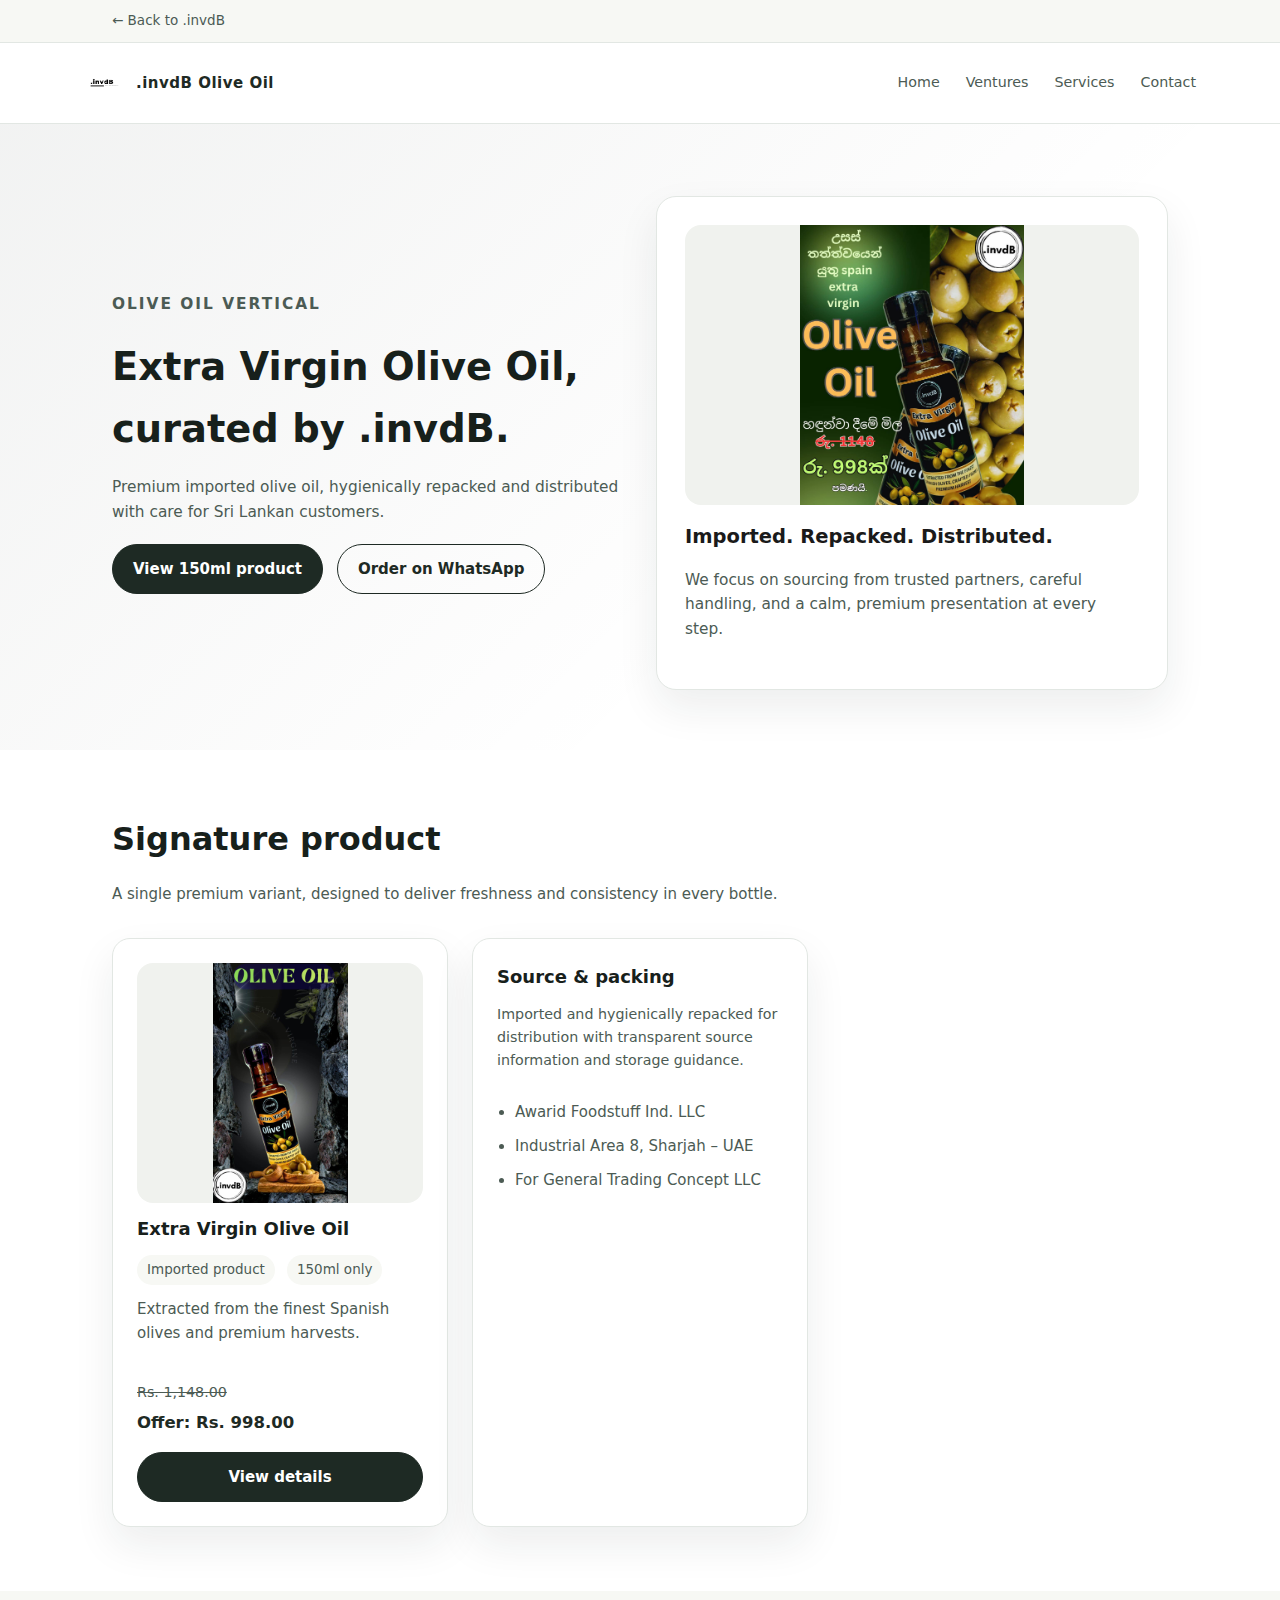
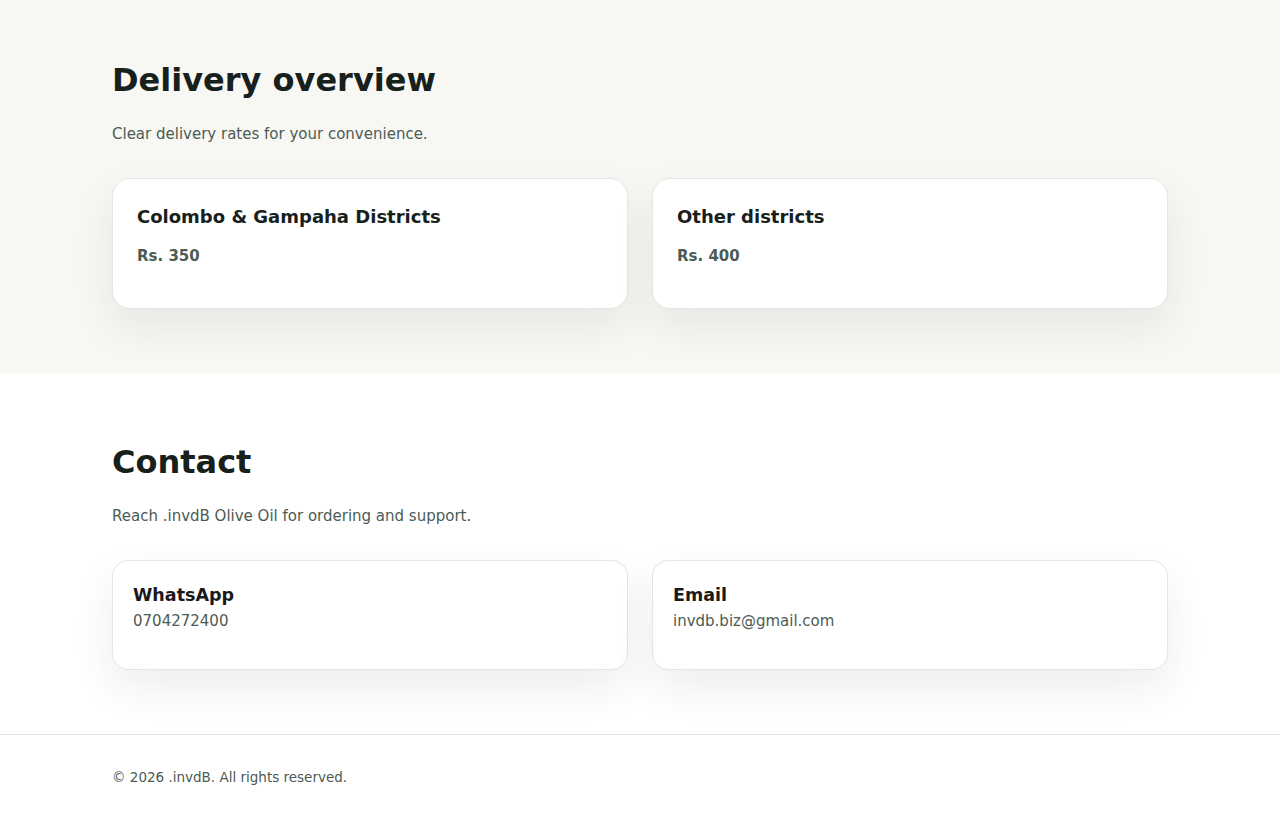
<file: olive-oil/index.html>
<!DOCTYPE html>
<html lang="en">
  <head>
    <meta charset="UTF-8" />
    <meta name="viewport" content="width=device-width, initial-scale=1.0" />
    <title>.invdB | Olive Oil</title>
    <link rel="stylesheet" href="../css/style.css" />
  </head>
  <body>
    <a class="skip-link" href="#main">Skip to content</a>
    <div class="back-link-bar">
      <div class="container">
        <a class="back-link" href="../index.html">← Back to .invdB</a>
      </div>
    </div>
    <header class="site-header">
      <div class="container navbar">
        <a class="brand" href="index.html">
          <img src="../images/logo.png" alt=".invdB logo" />
          <span>.invdB Olive Oil</span>
        </a>
        <div class="nav-actions">
          <nav class="nav-links">
            <a href="../index.html">Home</a>
            <a href="../ventures.html">Ventures</a>
            <a href="../services.html">Services</a>
            <a href="../contact.html">Contact</a>
          </nav>
        </div>
      </div>
    </header>

    <main id="main">
      <section class="hero">
        <div class="container hero-grid">
          <div>
            <p class="eyebrow">Olive oil vertical</p>
            <h1>Extra Virgin Olive Oil, curated by .invdB.</h1>
            <p>
              Premium imported olive oil, hygienically repacked and distributed with
              care for Sri Lankan customers.
            </p>
            <div class="cta-group">
              <a class="button primary" href="product.html">View 150ml product</a>
              <a
                class="button secondary"
                href="https://wa.me/94704272400?text=I%20want%20Extra%20Virgin%20Olive%20Oil%20150ml"
                >Order on WhatsApp</a
              >
            </div>
          </div>
          <div class="feature-card">
            <div class="product-image has-image hero-image">
              <img
                src="../images/EVOO Offer Banner.jpg"
                alt="Extra Virgin Olive Oil offer banner"
              />
            </div>
            <h2>Imported. Repacked. Distributed.</h2>
            <p>
              We focus on sourcing from trusted partners, careful handling, and a
              calm, premium presentation at every step.
            </p>
          </div>
        </div>
      </section>

      <section class="section">
        <div class="container">
          <div class="section-heading">
            <h2>Signature product</h2>
            <p>
              A single premium variant, designed to deliver freshness and
              consistency in every bottle.
            </p>
          </div>
          <div class="product-grid">
            <article class="product-card">
              <div class="product-image has-image">
                <img
                  src="../images/EVOO 150ml.jpg"
                  alt="Extra Virgin Olive Oil 150ml bottle"
                />
              </div>
              <h3>Extra Virgin Olive Oil</h3>
              <div class="product-meta">
                <span>Imported product</span>
                <span>150ml only</span>
              </div>
              <p>Extracted from the finest Spanish olives and premium harvests.</p>
              <div class="price-block">
                <span class="price-original">Rs. 1,148.00</span>
                <span class="price-offer">Offer: Rs. 998.00</span>
              </div>
              <a class="button primary" href="product.html">View details</a>
            </article>
            <article class="product-card">
              <h3>Source &amp; packing</h3>
              <p class="price-note">
                Imported and hygienically repacked for distribution with transparent
                source information and storage guidance.
              </p>
              <ul class="feature-list">
                <li>Awarid Foodstuff Ind. LLC</li>
                <li>Industrial Area 8, Sharjah – UAE</li>
                <li>For General Trading Concept LLC</li>
              </ul>
            </article>
          </div>
        </div>
      </section>

      <section class="section section-muted">
        <div class="container">
          <div class="section-heading">
            <h2>Delivery overview</h2>
            <p>Clear delivery rates for your convenience.</p>
          </div>
          <div class="delivery-grid">
            <div class="delivery-card">
              <h3>Colombo &amp; Gampaha Districts</h3>
              <p class="price">Rs. 350</p>
            </div>
            <div class="delivery-card">
              <h3>Other districts</h3>
              <p class="price">Rs. 400</p>
            </div>
          </div>
        </div>
      </section>

      <section class="section">
        <div class="container">
          <div class="section-heading">
            <h2>Contact</h2>
            <p>Reach .invdB Olive Oil for ordering and support.</p>
          </div>
          <div class="contact-grid">
            <div class="contact-card">
              <h3>WhatsApp</h3>
              <p>
                <a
                  href="https://wa.me/94704272400?text=I%20want%20Extra%20Virgin%20Olive%20Oil%20150ml"
                  >0704272400</a
                >
              </p>
            </div>
            <div class="contact-card">
              <h3>Email</h3>
              <p><a href="mailto:invdb.biz@gmail.com">invdb.biz@gmail.com</a></p>
            </div>
          </div>
        </div>
      </section>
    </main>

    <footer>
      <div class="container">© 2026 .invdB. All rights reserved.</div>
    </footer>
  </body>
</html>
</file>
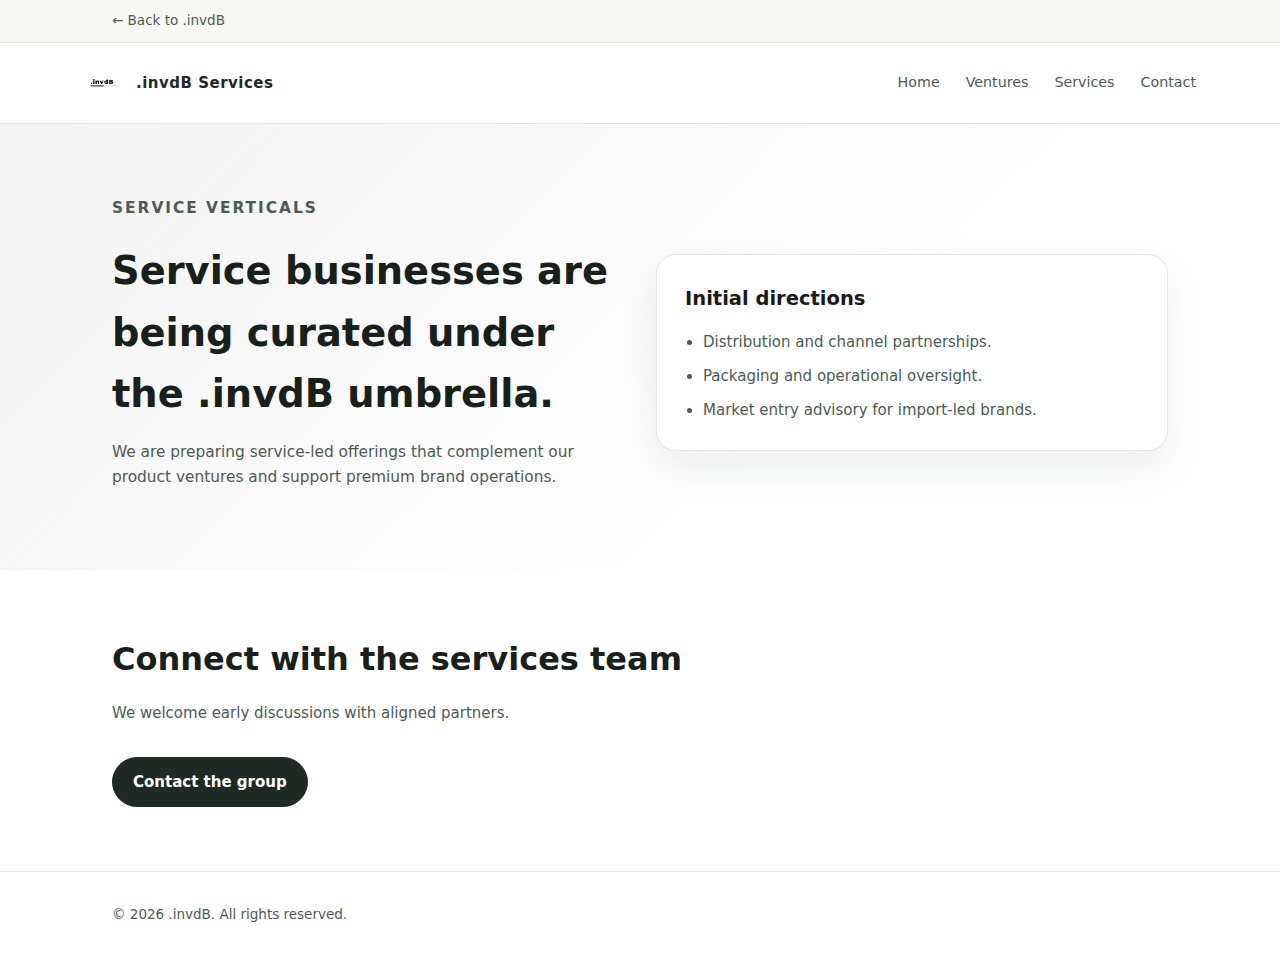
<file: services/index.html>
<!DOCTYPE html>
<html lang="en">
  <head>
    <meta charset="UTF-8" />
    <meta name="viewport" content="width=device-width, initial-scale=1.0" />
    <title>.invdB | Service Vertical</title>
    <link rel="stylesheet" href="../css/style.css" />
  </head>
  <body>
    <a class="skip-link" href="#main">Skip to content</a>
    <div class="back-link-bar">
      <div class="container">
        <a class="back-link" href="../index.html">← Back to .invdB</a>
      </div>
    </div>
    <header class="site-header">
      <div class="container navbar">
        <a class="brand" href="index.html">
          <img src="../images/logo.png" alt=".invdB logo" />
          <span>.invdB Services</span>
        </a>
        <div class="nav-actions">
          <nav class="nav-links">
            <a href="../index.html">Home</a>
            <a href="../ventures.html">Ventures</a>
            <a href="../services.html">Services</a>
            <a href="../contact.html">Contact</a>
          </nav>
        </div>
      </div>
    </header>

    <main id="main">
      <section class="hero">
        <div class="container hero-grid">
          <div>
            <p class="eyebrow">Service verticals</p>
            <h1>Service businesses are being curated under the .invdB umbrella.</h1>
            <p>
              We are preparing service-led offerings that complement our product
              ventures and support premium brand operations.
            </p>
          </div>
          <div class="feature-card">
            <h2>Initial directions</h2>
            <ul class="feature-list">
              <li>Distribution and channel partnerships.</li>
              <li>Packaging and operational oversight.</li>
              <li>Market entry advisory for import-led brands.</li>
            </ul>
          </div>
        </div>
      </section>

      <section class="section">
        <div class="container">
          <div class="section-heading">
            <h2>Connect with the services team</h2>
            <p>We welcome early discussions with aligned partners.</p>
          </div>
          <a class="button primary" href="../contact.html">Contact the group</a>
        </div>
      </section>
    </main>

    <footer>
      <div class="container">© 2026 .invdB. All rights reserved.</div>
    </footer>
  </body>
</html>
</file>
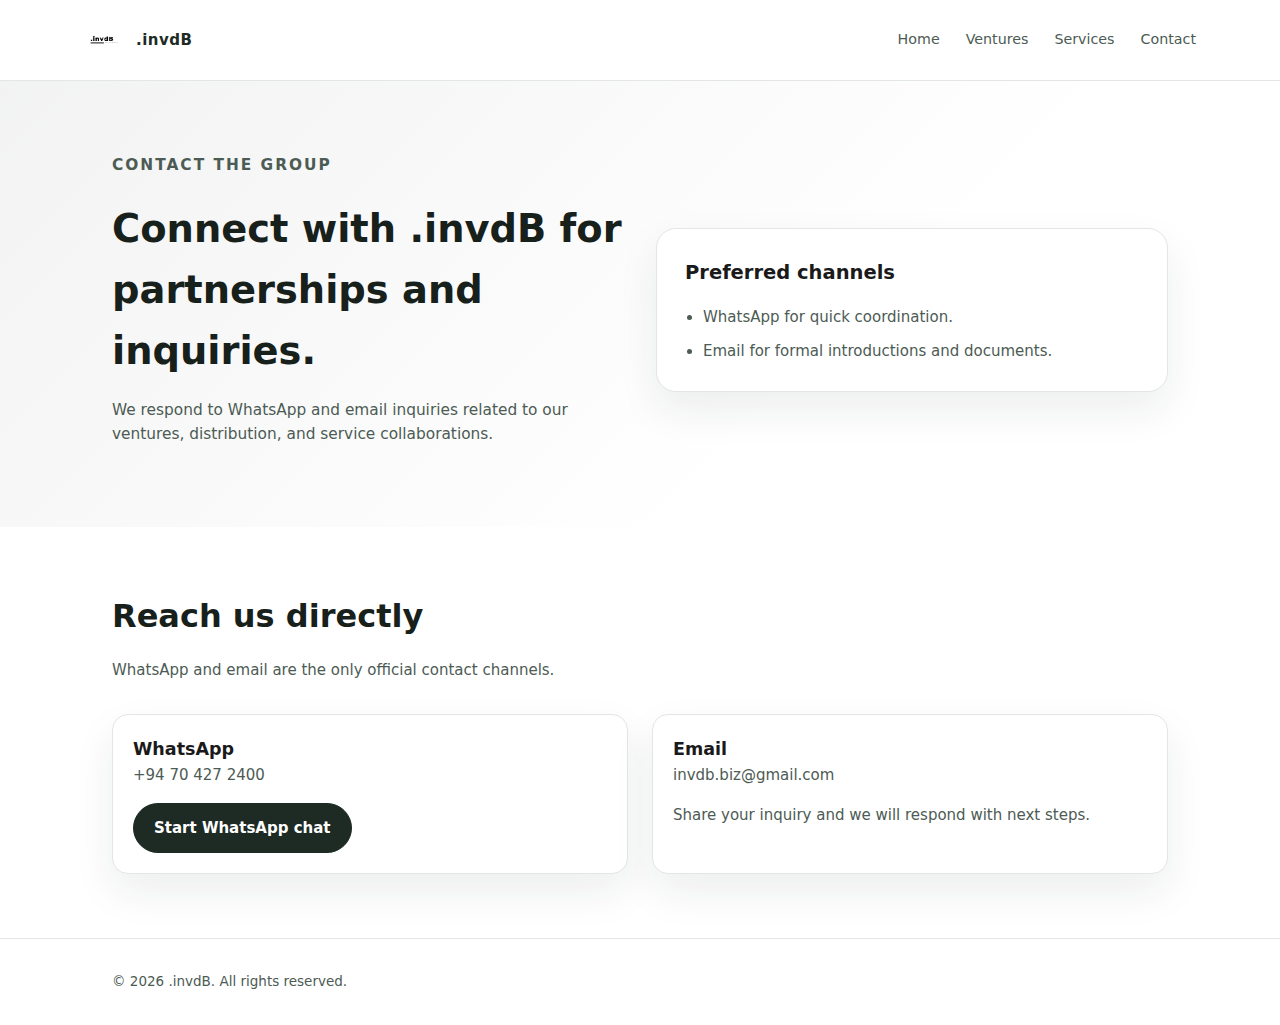
<file: contact.html>
<!DOCTYPE html>
<html lang="en">
  <head>
    <meta charset="UTF-8" />
    <meta name="viewport" content="width=device-width, initial-scale=1.0" />
    <title>.invdB | Contact</title>
    <link rel="stylesheet" href="css/style.css" />
  </head>
  <body>
    <a class="skip-link" href="#main">Skip to content</a>
    <header class="site-header">
      <div class="container navbar">
        <a class="brand" href="index.html">
          <img src="images/logo.png" alt=".invdB logo" />
          <span>.invdB</span>
        </a>
        <div class="nav-actions">
          <nav class="nav-links">
            <a href="index.html">Home</a>
            <a href="ventures.html">Ventures</a>
            <a href="services.html">Services</a>
            <a href="contact.html">Contact</a>
          </nav>
        </div>
      </div>
    </header>

    <main id="main">
      <section class="hero">
        <div class="container hero-grid">
          <div>
            <p class="eyebrow">Contact the group</p>
            <h1>Connect with .invdB for partnerships and inquiries.</h1>
            <p>
              We respond to WhatsApp and email inquiries related to our ventures,
              distribution, and service collaborations.
            </p>
          </div>
          <div class="feature-card">
            <h2>Preferred channels</h2>
            <ul class="feature-list">
              <li>WhatsApp for quick coordination.</li>
              <li>Email for formal introductions and documents.</li>
            </ul>
          </div>
        </div>
      </section>

      <section class="section">
        <div class="container">
          <div class="section-heading">
            <h2>Reach us directly</h2>
            <p>WhatsApp and email are the only official contact channels.</p>
          </div>
          <div class="contact-grid">
            <div class="contact-card">
              <h3>WhatsApp</h3>
              <p>
                <a href="https://wa.me/94704272400" target="_blank" rel="noreferrer">
                  +94 70 427 2400
                </a>
              </p>
              <a
                class="button primary"
                href="https://wa.me/94704272400?text=Hello%20.invdB%20team"
                target="_blank"
                rel="noreferrer"
              >
                Start WhatsApp chat
              </a>
            </div>
            <div class="contact-card">
              <h3>Email</h3>
              <p>
                <a href="mailto:invdb.biz@gmail.com">invdb.biz@gmail.com</a>
              </p>
              <p>Share your inquiry and we will respond with next steps.</p>
            </div>
          </div>
        </div>
      </section>
    </main>

    <footer>
      <div class="container">© 2026 .invdB. All rights reserved.</div>
    </footer>
  </body>
</html>
</file>
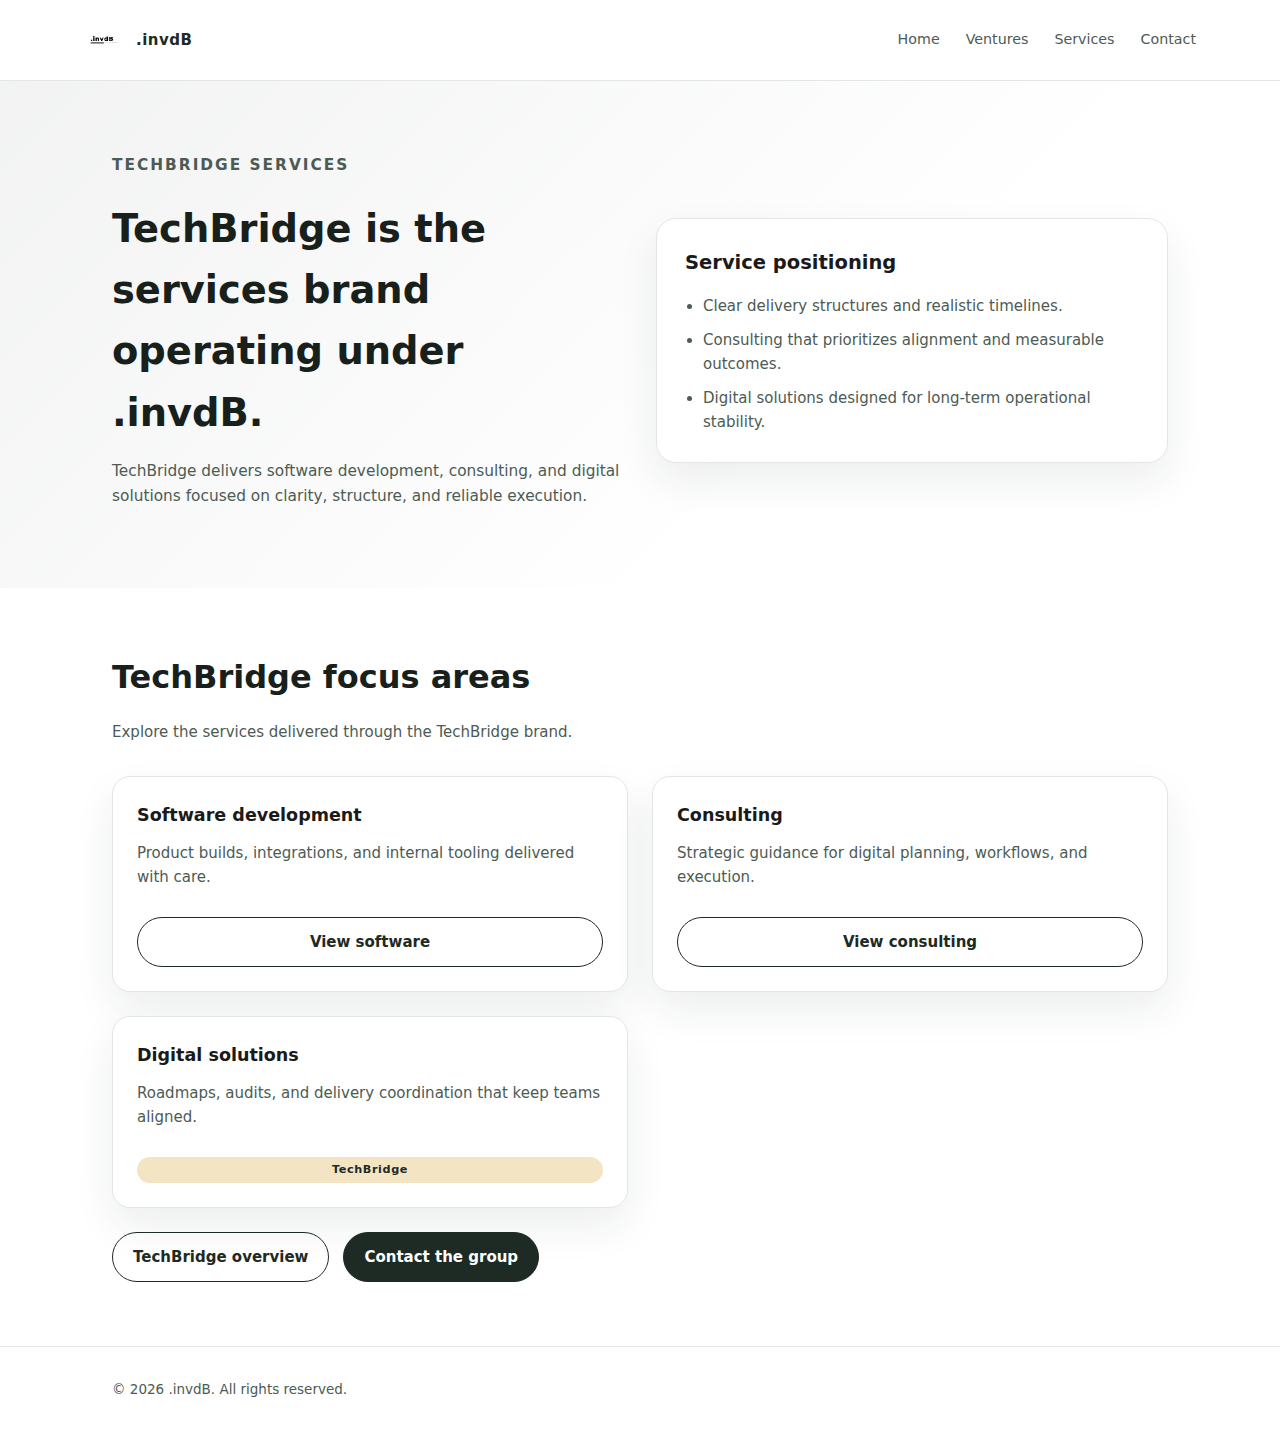
<file: services.html>
<!DOCTYPE html>
<html lang="en">
  <head>
    <meta charset="UTF-8" />
    <meta name="viewport" content="width=device-width, initial-scale=1.0" />
    <title>.invdB | Services</title>
    <link rel="stylesheet" href="css/style.css" />
  </head>
  <body>
    <a class="skip-link" href="#main">Skip to content</a>
    <header class="site-header">
      <div class="container navbar">
        <a class="brand" href="index.html">
          <img src="images/logo.png" alt=".invdB logo" />
          <span>.invdB</span>
        </a>
        <div class="nav-actions">
          <nav class="nav-links">
            <a href="index.html">Home</a>
            <a href="ventures.html">Ventures</a>
            <a href="services.html">Services</a>
            <a href="contact.html">Contact</a>
          </nav>
        </div>
      </div>
    </header>

    <main id="main">
      <section class="hero">
        <div class="container hero-grid">
          <div>
            <p class="eyebrow">TechBridge services</p>
            <h1>TechBridge is the services brand operating under .invdB.</h1>
            <p>
              TechBridge delivers software development, consulting, and digital solutions
              focused on clarity, structure, and reliable execution.
            </p>
          </div>
          <div class="feature-card">
            <h2>Service positioning</h2>
            <ul class="feature-list">
              <li>Clear delivery structures and realistic timelines.</li>
              <li>Consulting that prioritizes alignment and measurable outcomes.</li>
              <li>Digital solutions designed for long-term operational stability.</li>
            </ul>
          </div>
        </div>
      </section>

      <section class="section">
        <div class="container">
          <div class="section-heading">
            <h2>TechBridge focus areas</h2>
            <p>Explore the services delivered through the TechBridge brand.</p>
          </div>
          <div class="product-overview">
            <article class="product-summary">
              <h3>Software development</h3>
              <p>Product builds, integrations, and internal tooling delivered with care.</p>
              <a class="button secondary" href="services/software.html">View software</a>
            </article>
            <article class="product-summary">
              <h3>Consulting</h3>
              <p>Strategic guidance for digital planning, workflows, and execution.</p>
              <a class="button secondary" href="services/consulting.html">View consulting</a>
            </article>
            <article class="product-summary">
              <h3>Digital solutions</h3>
              <p>
                Roadmaps, audits, and delivery coordination that keep teams aligned.
              </p>
              <span class="badge badge-aq">TechBridge</span>
            </article>
          </div>
          <div class="cta-group spaced">
            <a class="button secondary" href="services/index.html">TechBridge overview</a>
            <a class="button primary" href="contact.html">Contact the group</a>
          </div>
        </div>
      </section>
    </main>

    <footer>
      <div class="container">© 2026 .invdB. All rights reserved.</div>
    </footer>
  </body>
</html>
</file>
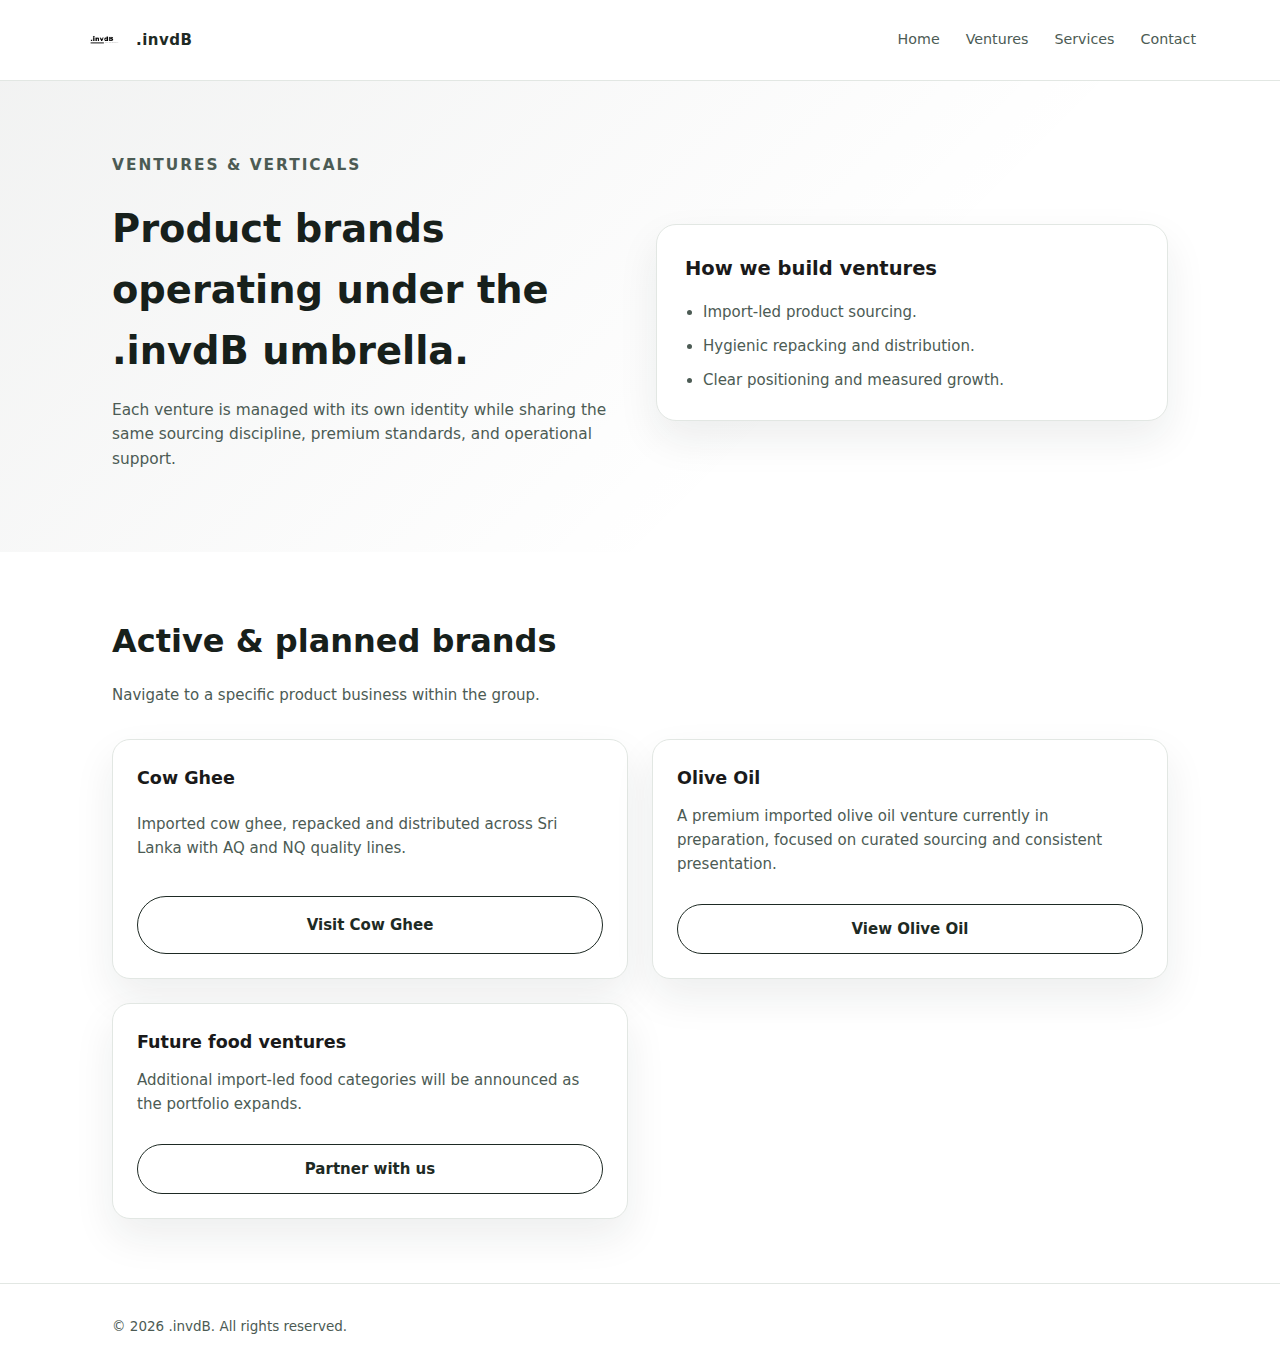
<file: ventures.html>
<!DOCTYPE html>
<html lang="en">
  <head>
    <meta charset="UTF-8" />
    <meta name="viewport" content="width=device-width, initial-scale=1.0" />
    <title>.invdB | Ventures</title>
    <link rel="stylesheet" href="css/style.css" />
  </head>
  <body>
    <a class="skip-link" href="#main">Skip to content</a>
    <header class="site-header">
      <div class="container navbar">
        <a class="brand" href="index.html">
          <img src="images/logo.png" alt=".invdB logo" />
          <span>.invdB</span>
        </a>
        <div class="nav-actions">
          <nav class="nav-links">
            <a href="index.html">Home</a>
            <a href="ventures.html">Ventures</a>
            <a href="services.html">Services</a>
            <a href="contact.html">Contact</a>
          </nav>
        </div>
      </div>
    </header>

    <main id="main">
      <section class="hero">
        <div class="container hero-grid">
          <div>
            <p class="eyebrow">Ventures &amp; verticals</p>
            <h1>Product brands operating under the .invdB umbrella.</h1>
            <p>
              Each venture is managed with its own identity while sharing the same
              sourcing discipline, premium standards, and operational support.
            </p>
          </div>
          <div class="feature-card">
            <h2>How we build ventures</h2>
            <ul class="feature-list">
              <li>Import-led product sourcing.</li>
              <li>Hygienic repacking and distribution.</li>
              <li>Clear positioning and measured growth.</li>
            </ul>
          </div>
        </div>
      </section>

      <section class="section">
        <div class="container">
          <div class="section-heading">
            <h2>Active &amp; planned brands</h2>
            <p>Navigate to a specific product business within the group.</p>
          </div>
          <div class="product-overview">
            <article class="product-summary">
              <h3>Cow Ghee</h3>
              <p>
                Imported cow ghee, repacked and distributed across Sri Lanka with AQ and
                NQ quality lines.
              </p>
              <a class="button secondary" href="cow-ghee/index.html">Visit Cow Ghee</a>
            </article>
            <article class="product-summary">
              <h3>Olive Oil</h3>
              <p>
                A premium imported olive oil venture currently in preparation, focused on
                curated sourcing and consistent presentation.
              </p>
              <a class="button secondary" href="olive-oil/index.html">View Olive Oil</a>
            </article>
            <article class="product-summary">
              <h3>Future food ventures</h3>
              <p>
                Additional import-led food categories will be announced as the portfolio
                expands.
              </p>
              <a class="button secondary" href="contact.html">Partner with us</a>
            </article>
          </div>
        </div>
      </section>
    </main>

    <footer>
      <div class="container">© 2026 .invdB. All rights reserved.</div>
    </footer>
  </body>
</html>
</file>
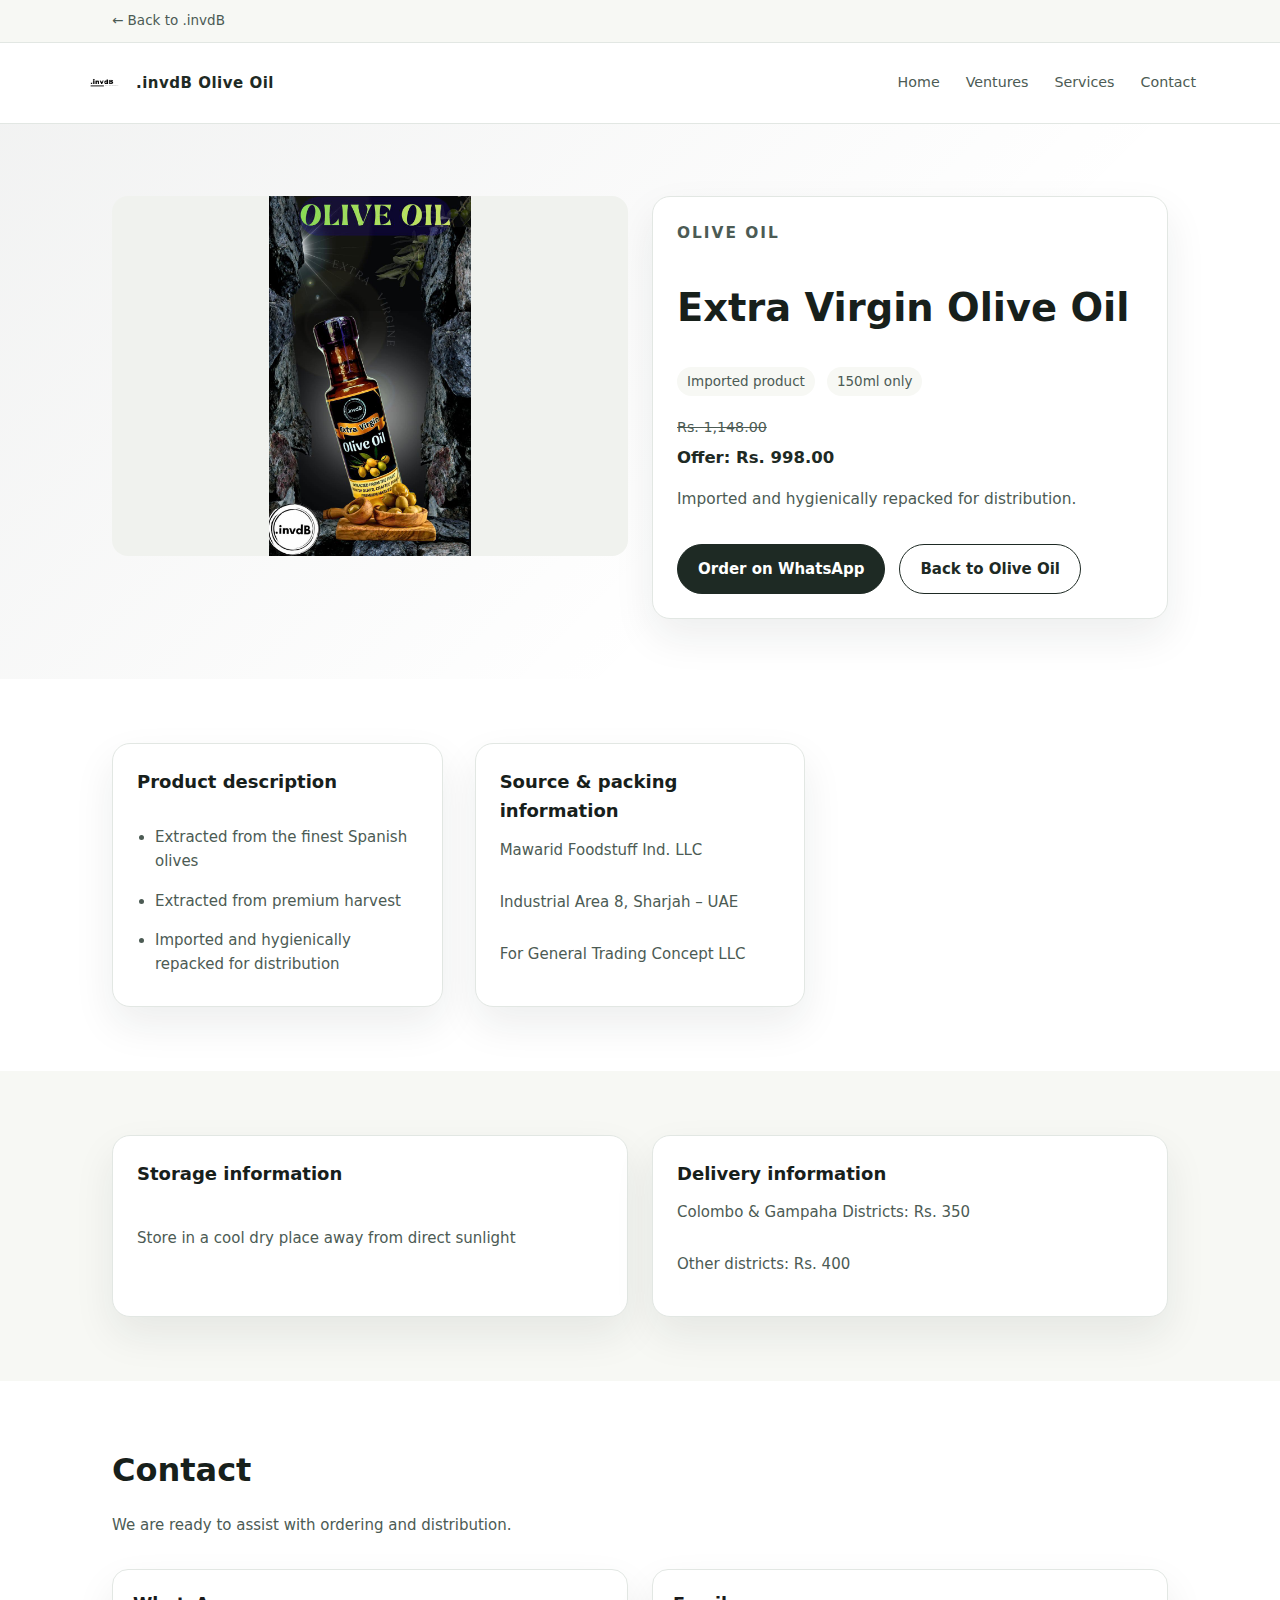
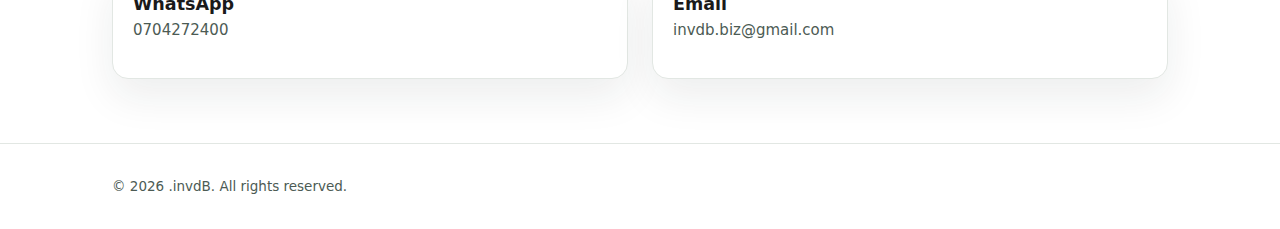
<file: olive-oil/product.html>
<!DOCTYPE html>
<html lang="en">
  <head>
    <meta charset="UTF-8" />
    <meta name="viewport" content="width=device-width, initial-scale=1.0" />
    <title>.invdB | Extra Virgin Olive Oil 150ml</title>
    <link rel="stylesheet" href="../css/style.css" />
  </head>
  <body>
    <a class="skip-link" href="#main">Skip to content</a>
    <div class="back-link-bar">
      <div class="container">
        <a class="back-link" href="../index.html">← Back to .invdB</a>
      </div>
    </div>
    <header class="site-header">
      <div class="container navbar">
        <a class="brand" href="index.html">
          <img src="../images/logo.png" alt=".invdB logo" />
          <span>.invdB Olive Oil</span>
        </a>
        <div class="nav-actions">
          <nav class="nav-links">
            <a href="../index.html">Home</a>
            <a href="../ventures.html">Ventures</a>
            <a href="../services.html">Services</a>
            <a href="../contact.html">Contact</a>
          </nav>
        </div>
      </div>
    </header>

    <main id="main">
      <section class="hero">
        <div class="container product-overview">
          <div class="product-image has-image tall-image">
            <img
              src="../images/EVOO 150ml.jpg"
              alt="Extra Virgin Olive Oil 150ml bottle"
            />
          </div>
          <div class="product-summary">
            <p class="eyebrow">Olive Oil</p>
            <h1>Extra Virgin Olive Oil</h1>
            <div class="product-meta">
              <span>Imported product</span>
              <span>150ml only</span>
            </div>
            <div class="price-block">
              <span class="price-original">Rs. 1,148.00</span>
              <span class="price-offer">Offer: Rs. 998.00</span>
            </div>
            <p class="price-note">
              Imported and hygienically repacked for distribution.
            </p>
            <div class="cta-group">
              <a
                class="button primary"
                href="https://wa.me/94704272400?text=I%20want%20Extra%20Virgin%20Olive%20Oil%20150ml"
                >Order on WhatsApp</a
              >
              <a class="button secondary" href="index.html">Back to Olive Oil</a>
            </div>
          </div>
        </div>
      </section>

      <section class="section">
        <div class="container quality-grid">
          <div class="quality-card">
            <h3>Product description</h3>
            <ul class="feature-list">
              <li>Extracted from the finest Spanish olives</li>
              <li>Extracted from premium harvest</li>
              <li>Imported and hygienically repacked for distribution</li>
            </ul>
          </div>
          <div class="quality-card">
            <h3>Source &amp; packing information</h3>
            <p>Mawarid Foodstuff Ind. LLC</p>
            <p>Industrial Area 8, Sharjah – UAE</p>
            <p>For General Trading Concept LLC</p>
          </div>
        </div>
      </section>

      <section class="section section-muted">
        <div class="container delivery-grid">
          <div class="delivery-card">
            <h3>Storage information</h3>
            <p>Store in a cool dry place away from direct sunlight</p>
          </div>
          <div class="delivery-card">
            <h3>Delivery information</h3>
            <p>Colombo &amp; Gampaha Districts: Rs. 350</p>
            <p>Other districts: Rs. 400</p>
          </div>
        </div>
      </section>

      <section class="section">
        <div class="container">
          <div class="section-heading">
            <h2>Contact</h2>
            <p>We are ready to assist with ordering and distribution.</p>
          </div>
          <div class="contact-grid">
            <div class="contact-card">
              <h3>WhatsApp</h3>
              <p>
                <a
                  href="https://wa.me/94704272400?text=I%20want%20Extra%20Virgin%20Olive%20Oil%20150ml"
                  >0704272400</a
                >
              </p>
            </div>
            <div class="contact-card">
              <h3>Email</h3>
              <p><a href="mailto:invdb.biz@gmail.com">invdb.biz@gmail.com</a></p>
            </div>
          </div>
        </div>
      </section>
    </main>

    <footer>
      <div class="container">© 2026 .invdB. All rights reserved.</div>
    </footer>
  </body>
</html>
</file>
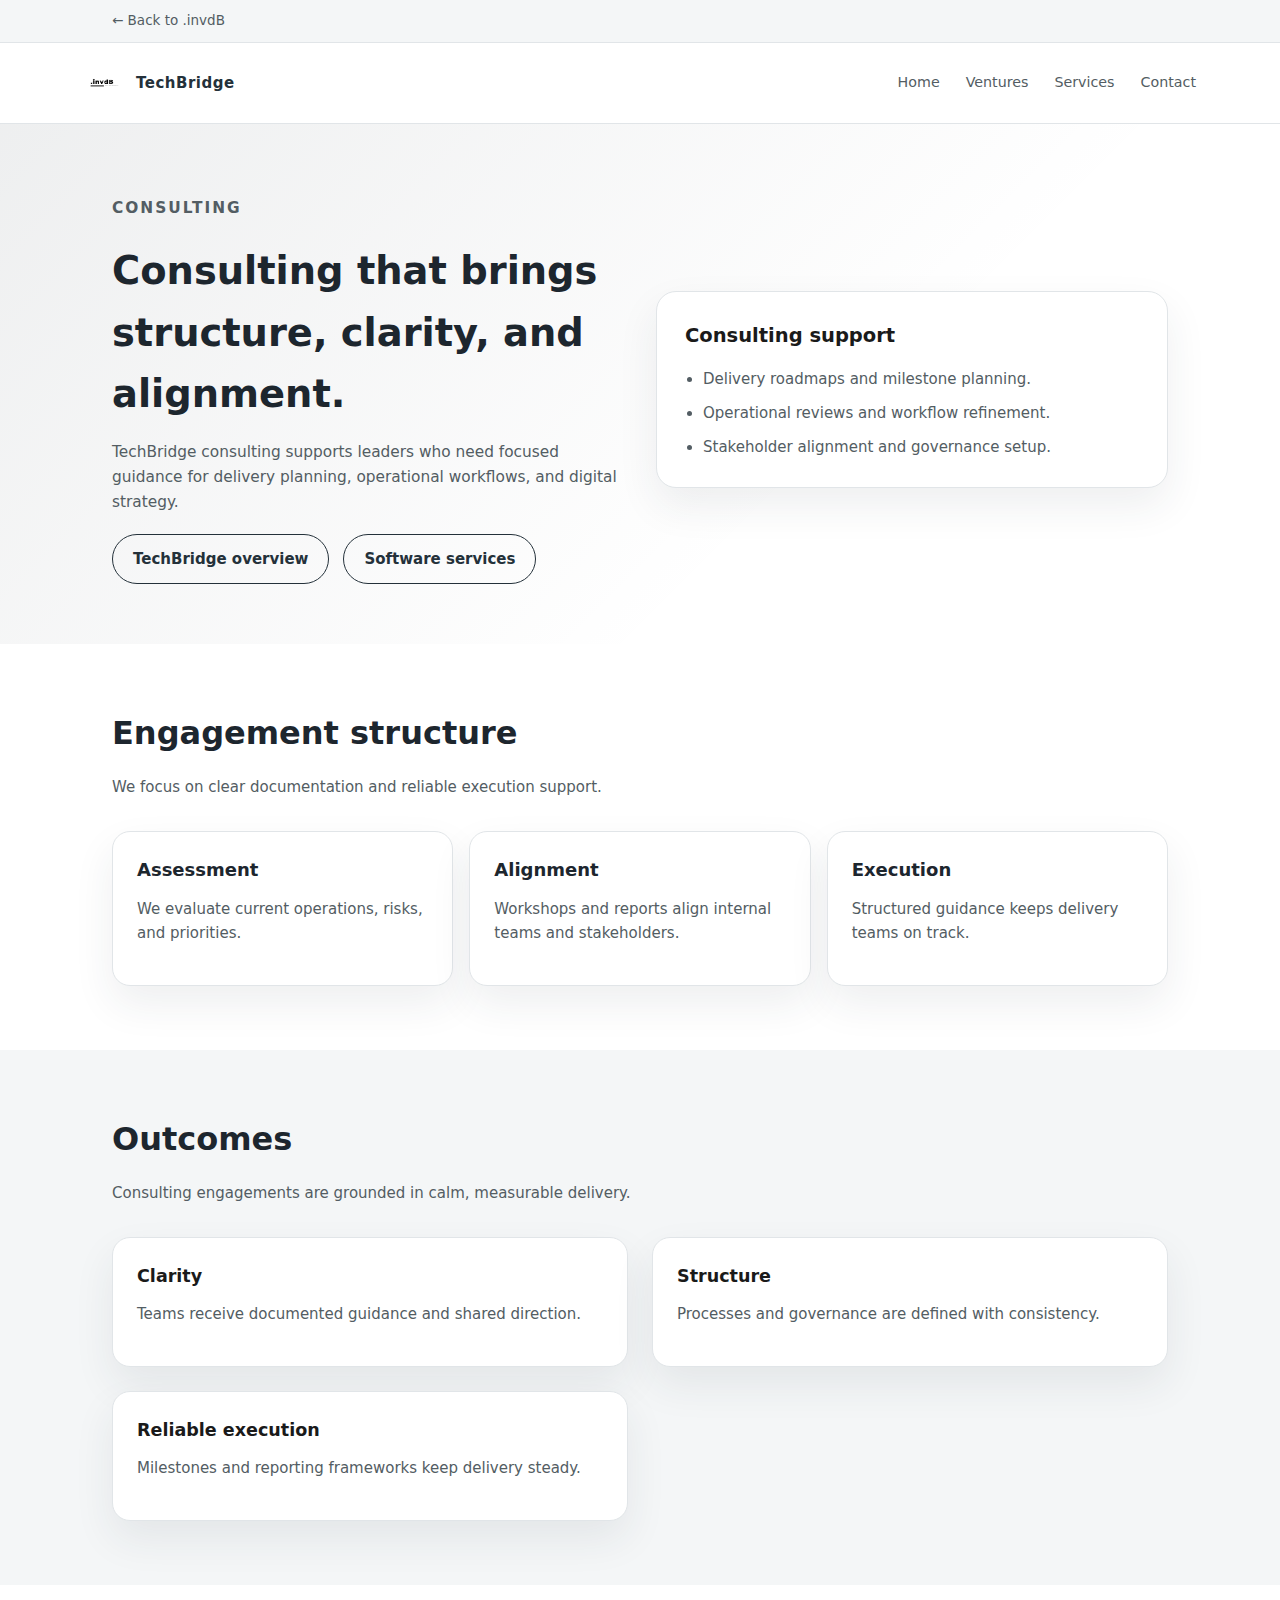
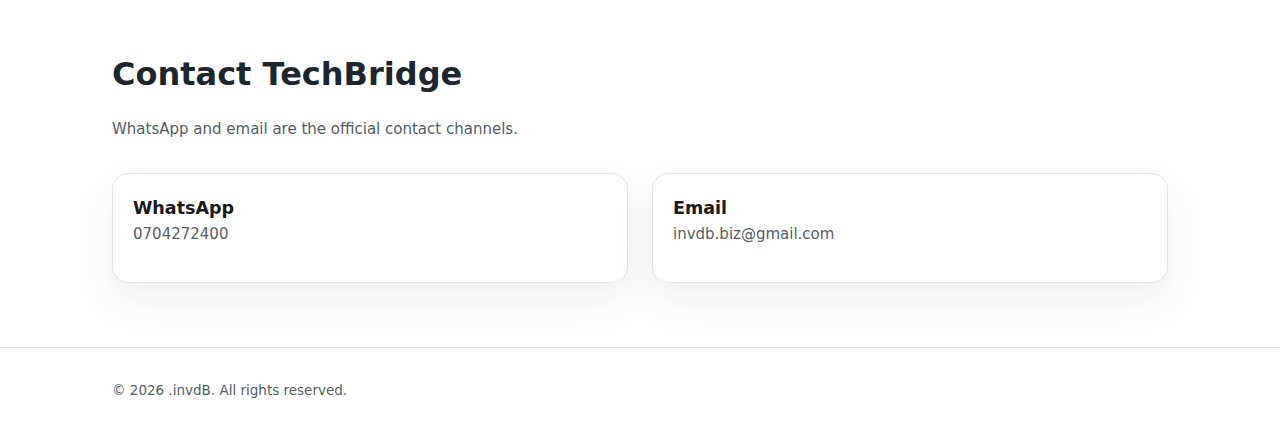
<file: services/consulting.html>
<!DOCTYPE html>
<html lang="en">
  <head>
    <meta charset="UTF-8" />
    <meta name="viewport" content="width=device-width, initial-scale=1.0" />
    <title>TechBridge | Consulting</title>
    <link rel="stylesheet" href="../css/style.css" />
  </head>
  <body class="theme-services">
    <a class="skip-link" href="#main">Skip to content</a>
    <div class="back-link-bar">
      <div class="container">
        <a class="back-link" href="../index.html">← Back to .invdB</a>
      </div>
    </div>
    <header class="site-header">
      <div class="container navbar">
        <a class="brand" href="index.html">
          <img src="../images/logo.png" alt=".invdB logo" />
          <span>TechBridge</span>
        </a>
        <div class="nav-actions">
          <nav class="nav-links">
            <a href="../index.html">Home</a>
            <a href="../ventures.html">Ventures</a>
            <a href="../services.html">Services</a>
            <a href="../contact.html">Contact</a>
          </nav>
        </div>
      </div>
    </header>

    <main id="main">
      <section class="hero">
        <div class="container hero-grid">
          <div>
            <p class="eyebrow">Consulting</p>
            <h1>Consulting that brings structure, clarity, and alignment.</h1>
            <p>
              TechBridge consulting supports leaders who need focused guidance for
              delivery planning, operational workflows, and digital strategy.
            </p>
            <div class="cta-group">
              <a class="button secondary" href="index.html">TechBridge overview</a>
              <a class="button secondary" href="software.html">Software services</a>
            </div>
          </div>
          <div class="feature-card">
            <h2>Consulting support</h2>
            <ul class="feature-list">
              <li>Delivery roadmaps and milestone planning.</li>
              <li>Operational reviews and workflow refinement.</li>
              <li>Stakeholder alignment and governance setup.</li>
            </ul>
          </div>
        </div>
      </section>

      <section class="section">
        <div class="container">
          <div class="section-heading">
            <h2>Engagement structure</h2>
            <p>We focus on clear documentation and reliable execution support.</p>
          </div>
          <div class="pill-grid">
            <div class="pill">
              <h3>Assessment</h3>
              <p>We evaluate current operations, risks, and priorities.</p>
            </div>
            <div class="pill">
              <h3>Alignment</h3>
              <p>Workshops and reports align internal teams and stakeholders.</p>
            </div>
            <div class="pill">
              <h3>Execution</h3>
              <p>Structured guidance keeps delivery teams on track.</p>
            </div>
          </div>
        </div>
      </section>

      <section class="section section-muted">
        <div class="container">
          <div class="section-heading">
            <h2>Outcomes</h2>
            <p>Consulting engagements are grounded in calm, measurable delivery.</p>
          </div>
          <div class="product-overview">
            <article class="product-summary">
              <h3>Clarity</h3>
              <p>Teams receive documented guidance and shared direction.</p>
            </article>
            <article class="product-summary">
              <h3>Structure</h3>
              <p>Processes and governance are defined with consistency.</p>
            </article>
            <article class="product-summary">
              <h3>Reliable execution</h3>
              <p>Milestones and reporting frameworks keep delivery steady.</p>
            </article>
          </div>
        </div>
      </section>

      <section class="section">
        <div class="container">
          <div class="section-heading">
            <h2>Contact TechBridge</h2>
            <p>WhatsApp and email are the official contact channels.</p>
          </div>
          <div class="contact-grid">
            <div class="contact-card">
              <h3>WhatsApp</h3>
              <p>
                <a href="https://wa.me/94704272400" target="_blank" rel="noreferrer">
                  0704272400
                </a>
              </p>
            </div>
            <div class="contact-card">
              <h3>Email</h3>
              <p>
                <a href="mailto:invdb.biz@gmail.com">invdb.biz@gmail.com</a>
              </p>
            </div>
          </div>
        </div>
      </section>
    </main>

    <footer>
      <div class="container">© 2026 .invdB. All rights reserved.</div>
    </footer>
  </body>
</html>
</file>
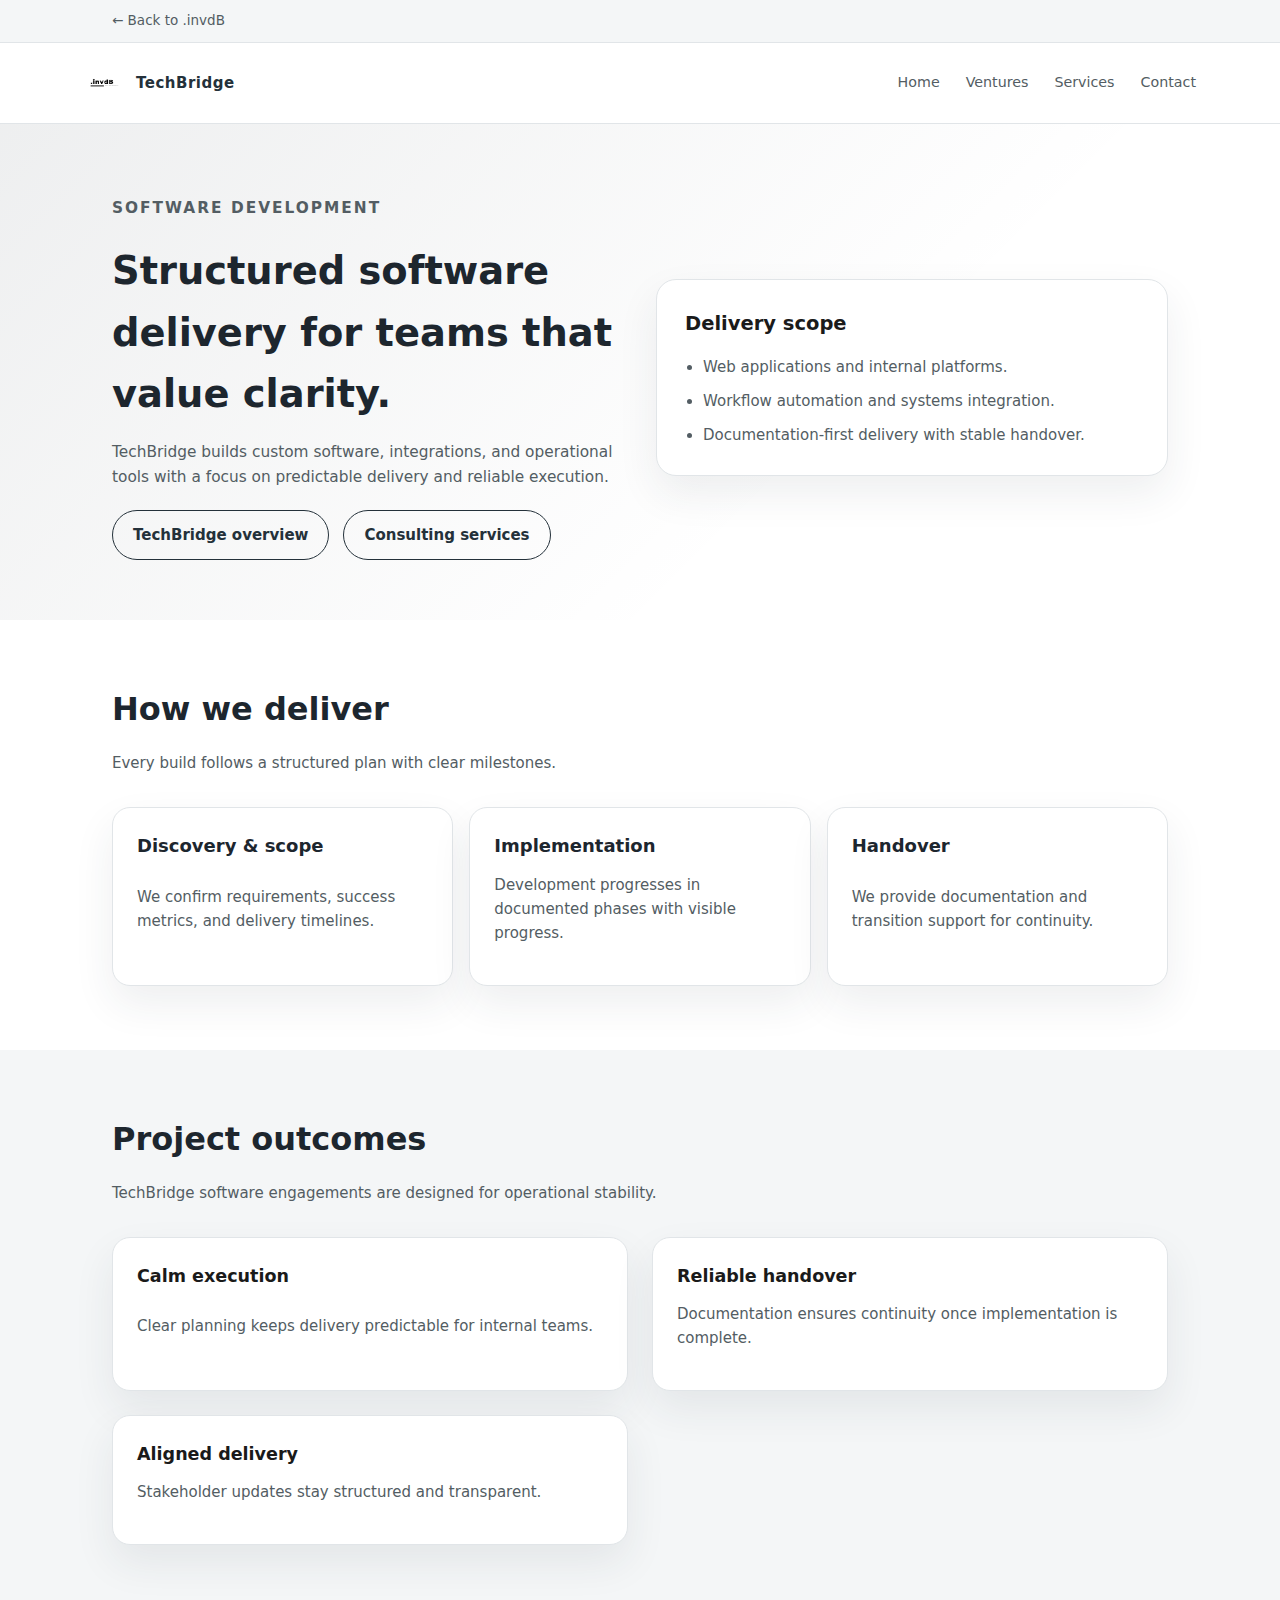
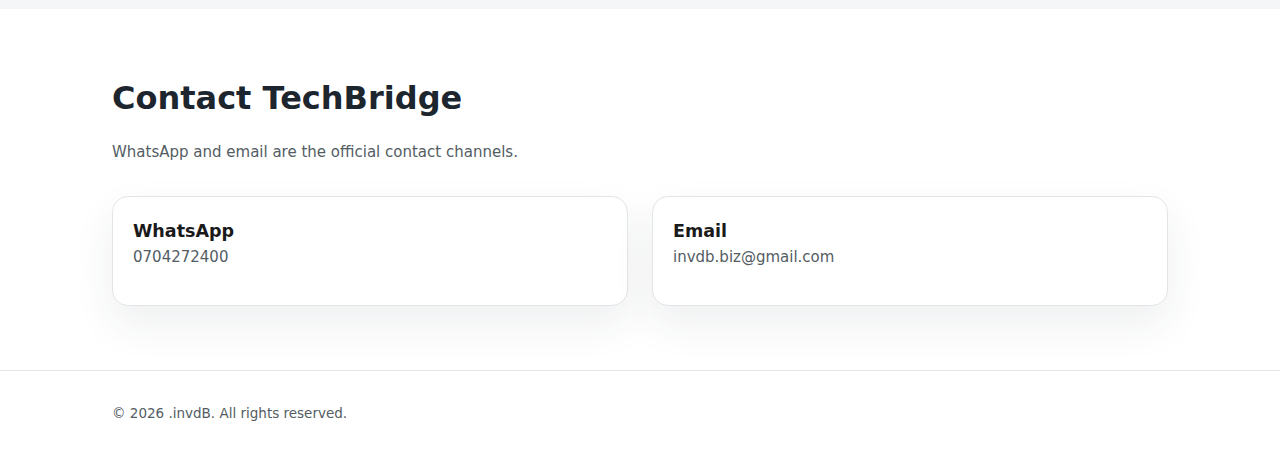
<file: services/software.html>
<!DOCTYPE html>
<html lang="en">
  <head>
    <meta charset="UTF-8" />
    <meta name="viewport" content="width=device-width, initial-scale=1.0" />
    <title>TechBridge | Software Development</title>
    <link rel="stylesheet" href="../css/style.css" />
  </head>
  <body class="theme-services">
    <a class="skip-link" href="#main">Skip to content</a>
    <div class="back-link-bar">
      <div class="container">
        <a class="back-link" href="../index.html">← Back to .invdB</a>
      </div>
    </div>
    <header class="site-header">
      <div class="container navbar">
        <a class="brand" href="index.html">
          <img src="../images/logo.png" alt=".invdB logo" />
          <span>TechBridge</span>
        </a>
        <div class="nav-actions">
          <nav class="nav-links">
            <a href="../index.html">Home</a>
            <a href="../ventures.html">Ventures</a>
            <a href="../services.html">Services</a>
            <a href="../contact.html">Contact</a>
          </nav>
        </div>
      </div>
    </header>

    <main id="main">
      <section class="hero">
        <div class="container hero-grid">
          <div>
            <p class="eyebrow">Software development</p>
            <h1>Structured software delivery for teams that value clarity.</h1>
            <p>
              TechBridge builds custom software, integrations, and operational tools with
              a focus on predictable delivery and reliable execution.
            </p>
            <div class="cta-group">
              <a class="button secondary" href="index.html">TechBridge overview</a>
              <a class="button secondary" href="consulting.html">Consulting services</a>
            </div>
          </div>
          <div class="feature-card">
            <h2>Delivery scope</h2>
            <ul class="feature-list">
              <li>Web applications and internal platforms.</li>
              <li>Workflow automation and systems integration.</li>
              <li>Documentation-first delivery with stable handover.</li>
            </ul>
          </div>
        </div>
      </section>

      <section class="section">
        <div class="container">
          <div class="section-heading">
            <h2>How we deliver</h2>
            <p>Every build follows a structured plan with clear milestones.</p>
          </div>
          <div class="pill-grid">
            <div class="pill">
              <h3>Discovery &amp; scope</h3>
              <p>We confirm requirements, success metrics, and delivery timelines.</p>
            </div>
            <div class="pill">
              <h3>Implementation</h3>
              <p>Development progresses in documented phases with visible progress.</p>
            </div>
            <div class="pill">
              <h3>Handover</h3>
              <p>We provide documentation and transition support for continuity.</p>
            </div>
          </div>
        </div>
      </section>

      <section class="section section-muted">
        <div class="container">
          <div class="section-heading">
            <h2>Project outcomes</h2>
            <p>TechBridge software engagements are designed for operational stability.</p>
          </div>
          <div class="product-overview">
            <article class="product-summary">
              <h3>Calm execution</h3>
              <p>Clear planning keeps delivery predictable for internal teams.</p>
            </article>
            <article class="product-summary">
              <h3>Reliable handover</h3>
              <p>Documentation ensures continuity once implementation is complete.</p>
            </article>
            <article class="product-summary">
              <h3>Aligned delivery</h3>
              <p>Stakeholder updates stay structured and transparent.</p>
            </article>
          </div>
        </div>
      </section>

      <section class="section">
        <div class="container">
          <div class="section-heading">
            <h2>Contact TechBridge</h2>
            <p>WhatsApp and email are the official contact channels.</p>
          </div>
          <div class="contact-grid">
            <div class="contact-card">
              <h3>WhatsApp</h3>
              <p>
                <a href="https://wa.me/94704272400" target="_blank" rel="noreferrer">
                  0704272400
                </a>
              </p>
            </div>
            <div class="contact-card">
              <h3>Email</h3>
              <p>
                <a href="mailto:invdb.biz@gmail.com">invdb.biz@gmail.com</a>
              </p>
            </div>
          </div>
        </div>
      </section>
    </main>

    <footer>
      <div class="container">© 2026 .invdB. All rights reserved.</div>
    </footer>
  </body>
</html>
</file>
<file: css/style.css>
:root {
  color-scheme: light;
  --primary: #1e2a24;
  --accent: #b59b5b;
  --base: #ffffff;
  --text: #1a1a1a;
  --green-deep: var(--primary);
  --green-dark: #17201b;
  --green-soft: #e7eeea;
  --gold: var(--accent);
  --gold-soft: #f3e5c4;
  --text-primary: var(--text);
  --text-muted: #4c5b54;
  --border-soft: #e2e7e3;
  --surface: var(--base);
  --surface-muted: #f7f8f4;
  --shadow: 0 18px 40px rgba(30, 42, 36, 0.08);
  --text-on-primary: #ffffff;
  --badge-neutral-bg: #e1efe7;
  --product-image-bg: #f0f2ee;
  --product-image-text: #7b7f7b;
  --hero-accent: rgba(30, 42, 36, 0.06);
}

body.theme-ghee {
  --primary: #2f4f3a;
  --accent: #c9a24d;
  --base: #fffdf6;
  --text: #1f1f1f;
  --green-deep: var(--primary);
  --green-dark: #253a2c;
  --green-soft: #eef3ea;
  --gold: var(--accent);
  --gold-soft: #f6e8cc;
  --text-primary: var(--text);
  --text-muted: #586357;
  --border-soft: #e3e0d6;
  --surface: var(--base);
  --surface-muted: #f5f0e6;
  --shadow: 0 18px 40px rgba(47, 79, 58, 0.08);
  --text-on-primary: #ffffff;
  --badge-neutral-bg: #e4efe3;
  --product-image-bg: #f2ede3;
  --product-image-text: #7a766d;
  --hero-accent: rgba(47, 79, 58, 0.08);
}

body.theme-olive {
  --primary: #4a5f2e;
  --accent: #d6b86c;
  --base: #ffffff;
  --text: #1a1a1a;
  --green-deep: var(--primary);
  --green-dark: #384922;
  --green-soft: #eef1e6;
  --gold: var(--accent);
  --gold-soft: #f2e7c9;
  --text-primary: var(--text);
  --text-muted: #5a6152;
  --border-soft: #e0e4d8;
  --surface: var(--base);
  --surface-muted: #f7f6ef;
  --shadow: 0 18px 40px rgba(74, 95, 46, 0.08);
  --text-on-primary: #ffffff;
  --badge-neutral-bg: #e6eddc;
  --product-image-bg: #eef0e6;
  --product-image-text: #6f7466;
  --hero-accent: rgba(74, 95, 46, 0.08);
}

body.theme-services {
  --primary: #24313a;
  --accent: #b59b5b;
  --base: #ffffff;
  --text: #1a1a1a;
  --green-deep: var(--primary);
  --green-dark: #1d262e;
  --green-soft: #e9edf0;
  --gold: var(--accent);
  --gold-soft: #efe2c5;
  --text-primary: var(--text);
  --text-muted: #535d63;
  --border-soft: #e1e5e8;
  --surface: var(--base);
  --surface-muted: #f4f6f7;
  --shadow: 0 18px 40px rgba(36, 49, 58, 0.08);
  --text-on-primary: #ffffff;
  --badge-neutral-bg: #e4e9ec;
  --product-image-bg: #eef1f3;
  --product-image-text: #7a8084;
  --hero-accent: rgba(36, 49, 58, 0.08);
}

* {
  box-sizing: border-box;
  margin: 0;
  padding: 0;
}

html {
  font-size: clamp(15px, 1.1vw, 16px);
}

body {
  font-family: "Helvetica Neue", "Segoe UI", system-ui, sans-serif;
  background: var(--surface);
  color: var(--text-primary);
  line-height: 1.6;
}

a {
  color: inherit;
  text-decoration: none;
}

img {
  max-width: 100%;
  display: block;
  height: auto;
}

.container {
  width: 100%;
  max-width: 1120px;
  margin: 0 auto;
  padding: 0 clamp(16px, 4vw, 32px);
}

.skip-link {
  position: absolute;
  left: -999px;
  top: 8px;
  padding: 8px 16px;
  background: var(--green-deep);
  color: var(--text-on-primary);
  border-radius: 999px;
  z-index: 10;
}

.skip-link:focus {
  left: 16px;
}

.site-header {
  border-bottom: 1px solid var(--border-soft);
  background: var(--surface);
  position: sticky;
  top: 0;
  z-index: 5;
}

.navbar {
  display: flex;
  align-items: center;
  justify-content: center;
  padding: 16px 0;
  gap: 12px;
  flex-direction: column;
  text-align: center;
}

.brand {
  display: flex;
  align-items: center;
  gap: 12px;
  font-weight: 600;
  letter-spacing: 0.5px;
  color: var(--green-deep);
}

.brand img {
  width: 44px;
  height: 44px;
  object-fit: contain;
}

.nav-links {
  display: flex;
  align-items: center;
  gap: 12px;
  font-size: 0.95rem;
  color: var(--text-muted);
  flex-wrap: wrap;
  flex-direction: column;
}

.nav-actions {
  display: flex;
  align-items: center;
  gap: 12px;
  flex-wrap: wrap;
  justify-content: center;
  flex-direction: column;
}

.lang-toggle {
  display: flex;
  align-items: center;
  gap: 8px;
  font-size: 0.85rem;
  color: var(--text-muted);
  border-left: 0;
  padding-left: 0;
}

.lang-button {
  background: transparent;
  border: none;
  font-weight: 600;
  color: var(--text-muted);
  padding: 2px 4px;
  cursor: pointer;
  border-bottom: 1px solid transparent;
}

.lang-button:hover,
.lang-button:focus {
  color: var(--green-deep);
  border-bottom-color: var(--gold);
  outline: none;
}

.lang-button.active {
  color: var(--green-deep);
  border-bottom-color: var(--gold);
}

.lang-separator {
  color: var(--gold);
  font-weight: 600;
}

.nav-links a {
  padding: 6px 4px;
  border-bottom: 1px solid transparent;
}

.nav-links a:hover,
.nav-links a:focus {
  color: var(--green-deep);
  border-bottom-color: var(--gold);
}

.back-link-bar {
  background: var(--surface-muted);
  border-bottom: 1px solid var(--border-soft);
}

.back-link {
  display: inline-flex;
  align-items: center;
  gap: 8px;
  padding: 10px 0;
  font-size: 0.9rem;
  color: var(--text-muted);
}

.back-link:hover,
.back-link:focus {
  color: var(--green-deep);
}

.hero {
  padding: clamp(36px, 8vw, 72px) 0 clamp(32px, 6vw, 60px);
  background: linear-gradient(135deg, var(--hero-accent), transparent 65%);
}

.hero-grid {
  display: grid;
  gap: 32px;
  grid-template-columns: repeat(auto-fit, minmax(260px, 1fr));
  align-items: center;
}

.hero h1 {
  font-size: clamp(2rem, 3vw, 3.1rem);
  margin-bottom: 16px;
  color: var(--green-dark);
}

.hero p {
  color: var(--text-muted);
  font-size: clamp(0.98rem, 1.2vw, 1.05rem);
  margin-bottom: 20px;
}

.eyebrow {
  text-transform: uppercase;
  letter-spacing: 2px;
  font-size: 0.75rem;
  color: var(--gold);
  font-weight: 600;
  margin-bottom: 12px;
}

.cta-group {
  display: flex;
  gap: 14px;
  flex-wrap: wrap;
  flex-direction: column;
  align-items: flex-start;
}

.cta-group.spaced {
  margin-top: 24px;
}

.button {
  display: inline-flex;
  align-items: center;
  justify-content: center;
  padding: 12px 20px;
  border-radius: 999px;
  border: 1px solid var(--green-deep);
  font-weight: 600;
  transition: background 0.2s ease, color 0.2s ease, border-color 0.2s ease;
}

.button.primary {
  background: var(--green-deep);
  color: var(--text-on-primary);
  border-color: var(--green-deep);
}

.button.primary:hover,
.button.primary:focus {
  background: var(--green-dark);
  border-color: var(--green-dark);
}

.button.secondary {
  background: transparent;
  color: var(--green-deep);
}

.button.secondary:hover,
.button.secondary:focus {
  background: var(--green-soft);
}

.section {
  padding: clamp(40px, 7vw, 64px) 0;
}

.section-muted {
  background: var(--surface-muted);
}

.section-heading {
  max-width: 720px;
  margin-bottom: 32px;
}

.section h2,
.section h1 {
  font-size: clamp(1.8rem, 2.5vw, 2.4rem);
  margin-bottom: 16px;
  color: var(--green-dark);
}

.section p {
  color: var(--text-muted);
  margin-bottom: 16px;
}

.feature-card {
  border: 1px solid var(--border-soft);
  border-radius: 20px;
  padding: clamp(20px, 4vw, 28px);
  background: var(--surface);
  display: grid;
  gap: 16px;
  box-shadow: var(--shadow);
}

.feature-card h2,
.feature-card h3 {
  font-size: 1.3rem;
}

.feature-list {
  display: grid;
  gap: 10px;
  padding-left: 18px;
  color: var(--text-muted);
}

.product-grid {
  display: grid;
  gap: 24px;
  grid-template-columns: 1fr;
}

.product-card,
.variant-card {
  border: 1px solid var(--border-soft);
  border-radius: 18px;
  padding: clamp(18px, 3vw, 24px);
  display: flex;
  flex-direction: column;
  gap: 12px;
  background: var(--surface);
  box-shadow: var(--shadow);
  height: 100%;
}

.product-summary,
.quality-card,
.delivery-card,
.pill {
  border: 1px solid var(--border-soft);
  border-radius: 18px;
  padding: clamp(18px, 3vw, 24px);
  display: grid;
  gap: 12px;
  background: var(--surface);
  box-shadow: var(--shadow);
}

.product-card h3,
.variant-card h3,
.product-summary h2,
.quality-card h3,
.delivery-card h3,
.pill h3 {
  font-size: 1.2rem;
  color: var(--green-dark);
}

.product-meta {
  display: flex;
  gap: 12px;
  flex-wrap: wrap;
  font-size: 0.9rem;
  color: var(--text-muted);
}

.product-meta span {
  padding: 4px 10px;
  border-radius: 999px;
  background: var(--surface-muted);
}

.quality-grid {
  display: grid;
  gap: 32px;
}

.quality-chips {
  display: flex;
  gap: 10px;
  flex-wrap: wrap;
}

.badge {
  display: inline-flex;
  align-items: center;
  justify-content: center;
  padding: 4px 12px;
  border-radius: 999px;
  font-size: 0.75rem;
  font-weight: 600;
  letter-spacing: 0.6px;
}

.badge-aq {
  background: var(--gold-soft);
  color: var(--green-deep);
}

.badge-nq {
  background: var(--badge-neutral-bg);
  color: var(--green-deep);
}

.price {
  font-weight: 600;
  color: var(--green-deep);
}

.product-image {
  position: relative;
  border-radius: 16px;
  background: var(--product-image-bg);
  height: clamp(180px, 38vw, 240px);
  display: flex;
  align-items: center;
  justify-content: center;
  overflow: hidden;
  text-align: center;
}

.product-image::after {
  content: "Image coming soon";
  position: absolute;
  inset: 0;
  display: flex;
  align-items: center;
  justify-content: center;
  text-transform: uppercase;
  font-size: 0.7rem;
  letter-spacing: 1px;
  color: var(--product-image-text);
  padding: 12px;
}

.product-image img {
  width: 100%;
  height: 100%;
  object-fit: contain;
  opacity: 0;
}

.product-image.has-image img {
  opacity: 1;
}

.product-image.has-image::after {
  opacity: 0;
}

.hero-image {
  height: clamp(200px, 42vw, 280px);
}

.tall-image {
  height: clamp(240px, 50vw, 360px);
}

.product-card .button,
.variant-card .button {
  margin-top: auto;
}

.callout {
  border-radius: 18px;
  padding: clamp(20px, 4vw, 28px);
  border: 1px solid var(--border-soft);
  background: var(--surface);
  box-shadow: var(--shadow);
}

.product-overview {
  display: grid;
  gap: 24px;
  grid-template-columns: 1fr;
}

.delivery-grid {
  display: grid;
  gap: 24px;
  grid-template-columns: 1fr;
}

.contact-grid {
  display: grid;
  gap: 24px;
  grid-template-columns: 1fr;
}

.contact-card {
  border: 1px solid var(--border-soft);
  border-radius: 16px;
  padding: clamp(16px, 3vw, 20px);
  background: var(--surface);
  box-shadow: var(--shadow);
}

.pill-grid {
  display: grid;
  gap: 16px;
  grid-template-columns: 1fr;
}

.aq-highlight {
  display: grid;
  gap: 24px;
  align-items: center;
  margin-bottom: 32px;
  grid-template-columns: repeat(auto-fit, minmax(240px, 1fr));
}

.aq-highlight h3 {
  font-size: 1.3rem;
  color: var(--green-dark);
}

.price-block {
  display: grid;
  gap: 6px;
  margin: 8px 0 4px;
}

.price-original {
  color: var(--text-muted);
  text-decoration: line-through;
  font-size: 0.95rem;
}

.price-offer {
  color: var(--green-deep);
  font-weight: 700;
  font-size: 1.1rem;
}

.price-note {
  color: var(--text-muted);
  font-size: 0.95rem;
}

footer {
  border-top: 1px solid var(--border-soft);
  padding: clamp(24px, 4vw, 32px) 0;
  color: var(--text-muted);
  font-size: 0.9rem;
}

@media (min-width: 768px) {
  .navbar {
    flex-direction: row;
    justify-content: space-between;
    text-align: left;
    padding: 18px 0;
    gap: 16px;
  }

  .nav-links {
    flex-direction: row;
    gap: 18px;
    font-size: 0.95rem;
  }

  .nav-actions {
    flex-direction: row;
    gap: 18px;
  }

  .lang-toggle {
    border-left: 1px solid var(--border-soft);
    padding-left: 16px;
  }

  .cta-group {
    flex-direction: row;
    align-items: center;
  }

  .product-grid {
    grid-template-columns: repeat(2, minmax(0, 1fr));
  }

  .product-overview,
  .delivery-grid,
  .contact-grid,
  .pill-grid {
    grid-template-columns: repeat(2, minmax(0, 1fr));
  }

  .quality-grid {
    grid-template-columns: repeat(2, minmax(0, 1fr));
  }
}

@media (min-width: 1024px) {
  .product-grid {
    grid-template-columns: repeat(3, minmax(0, 1fr));
  }

  .pill-grid {
    grid-template-columns: repeat(3, minmax(0, 1fr));
  }

  .quality-grid {
    grid-template-columns: repeat(3, minmax(0, 1fr));
  }
}
</file>
